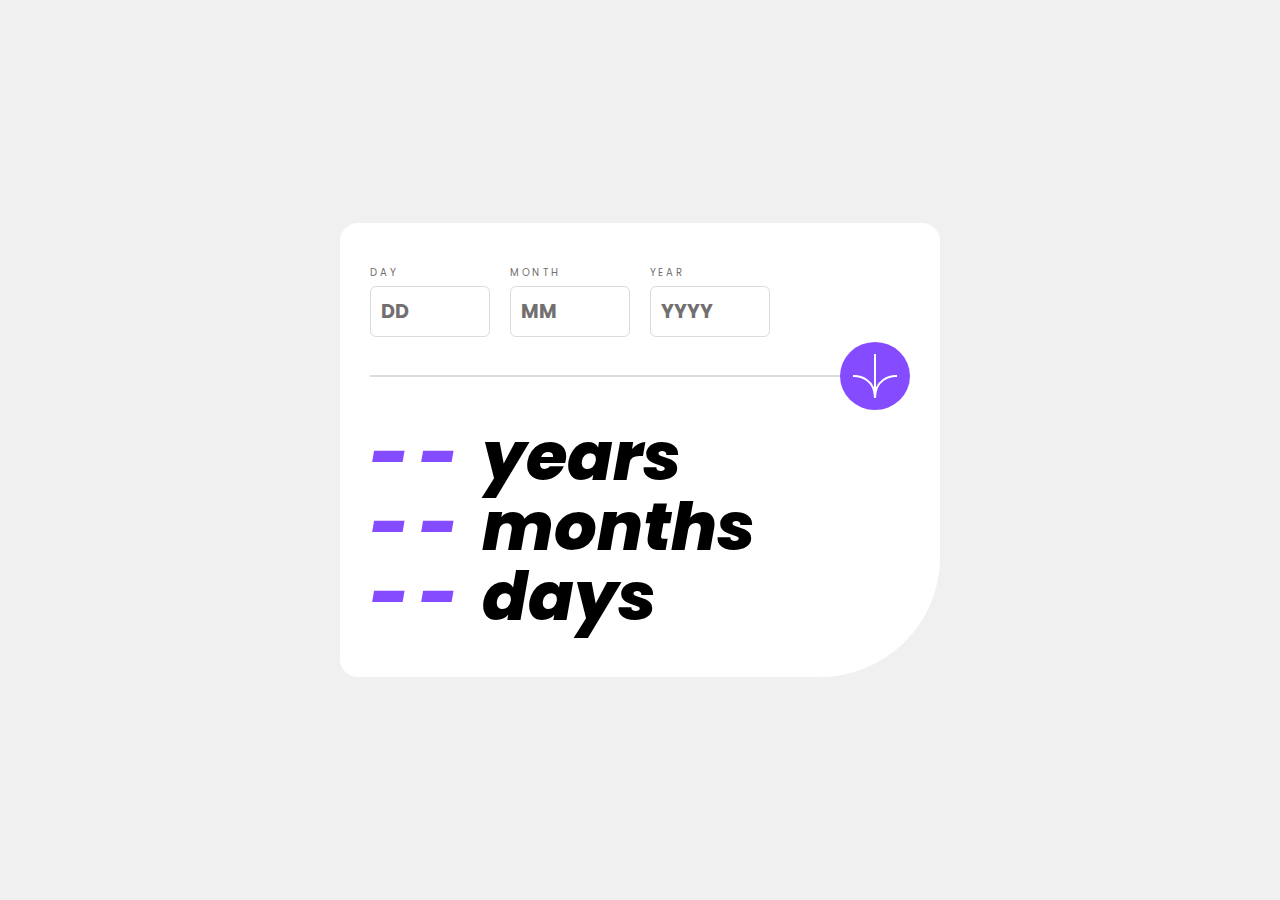
<file: index.html>
<!DOCTYPE html>
<html lang="en">
<head>
  <meta charset="UTF-8">
  <meta name="viewport" content="width=device-width, initial-scale=1.0"> 
  <link rel="icon" type="image/png" sizes="32x32" href="./assets/images/favicon-32x32.png">
  <link rel="stylesheet" href="./src/css/style.css">
  <link rel="stylesheet" href="./src/css/responsive.css">
  <link rel="shortcut icon" href="../assets/img/favicon-32x32.png" type="image/x-icon">

  <!-- Font import -->
  <link rel="preconnect" href="https://fonts.googleapis.com">
  <link rel="preconnect" href="https://fonts.gstatic.com" crossorigin>
  <link href="https://fonts.googleapis.com/css2?family=Poppins:ital,wght@0,700;1,400;1,800&display=swap" rel="stylesheet">

  <title>Frontend Mentor | Age calculator app</title>
</head>
<body>
  <section class="app-container">
    <div class="birth-date">
      <span>Day</span>
      <input type="number" placeholder="DD" data-day-input>
      <label class="invalid-day">Must be a valid day</label>
      <span>Month</span>
      <input type="number" placeholder="MM" data-month-input>
      <label class="invalid-month">Must be a valid month</label>
      <span>Year</span>
      <input type="number" placeholder="YYYY" data-year-input>
      <label class="invalid-year">Must be in the past</label>

      <div class="line"></div>
      <img src="./assets/img/icon-arrow.svg" alt="" data-age-input></img>
    </div>

    <div class="age-display">
      <p><span class="years" data-number>--</span> years</p>
      <p><span class="months" data-number>--</span> months</p>
      <p><span class="days" data-number>--</span> days</p>
    </div>
  </section>

  <script src="./src/js/app.js"></script>
</body>
</html>
</file>
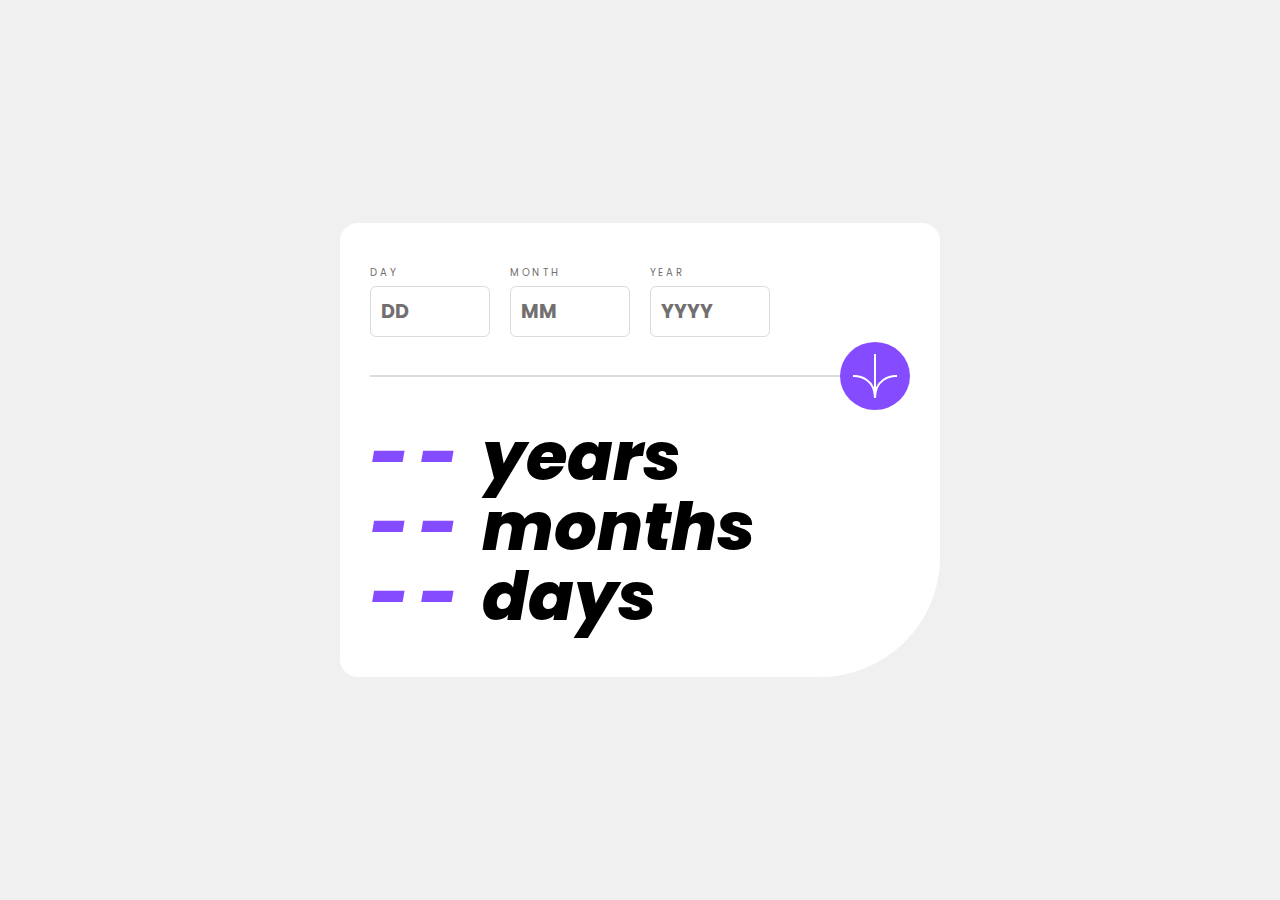
<file: src/index.html>
<!DOCTYPE html>
<html lang="en">
<head>
  <meta charset="UTF-8">
  <meta name="viewport" content="width=device-width, initial-scale=1.0"> 
  <link rel="icon" type="image/png" sizes="32x32" href="./assets/images/favicon-32x32.png">
  <link rel="stylesheet" href="./css/style.css">
  <link rel="stylesheet" href="./css/responsive.css">
  <link rel="shortcut icon" href="../assets/img/favicon-32x32.png" type="image/x-icon">

  <!-- Font import -->
  <link rel="preconnect" href="https://fonts.googleapis.com">
  <link rel="preconnect" href="https://fonts.gstatic.com" crossorigin>
  <link href="https://fonts.googleapis.com/css2?family=Poppins:ital,wght@0,700;1,400;1,800&display=swap" rel="stylesheet">

  <title>Frontend Mentor | Age calculator app</title>
</head>
<body>
  <section class="app-container">
    <div class="birth-date">
      <span>Day</span>
      <input type="number" placeholder="DD" data-day-input>
      <label class="invalid-day">Must be a valid day</label>
      <span>Month</span>
      <input type="number" placeholder="MM" data-month-input>
      <label class="invalid-month">Must be a valid month</label>
      <span>Year</span>
      <input type="number" placeholder="YYYY" data-year-input>
      <label class="invalid-year">Must be in the past</label>

      <div class="line"></div>
      <img src="../assets/img/icon-arrow.svg" alt="" data-age-input></img>
    </div>

    <div class="age-display">
      <p><span class="years" data-number>--</span> years</p>
      <p><span class="months" data-number>--</span> months</p>
      <p><span class="days" data-number>--</span> days</p>
    </div>
  </section>

  <script src="./js/app.js"></script>
</body>
</html>
</file>
<file: src/css/style.css>
:root {
  /* Colors */
  --primary-color: hsl(259, 100%, 65%);
  --error-color: hsl(0, 100%, 67%);
  --hover-color: hsl(259, 96%, 73%);

  /* Neutral */
  --white-color: hsl(0, 0%, 100%);
  --off-white-color: hsl(0, 0%, 94%);
  --light-grey-color: hsl(0, 0%, 86%);
  --smokey-grey-color: hsl(0, 1%, 44%);
  --off-black-color: hsl(0, 0%, 8%);

  /* Typography */
  --font-family: 'Poppins', sans-serif;
  --regular-fw: 400;
  --bold-fw: 700;
  --extra-bold-fw: 800;
}

* {
  margin: 0;
  padding: 0;
  box-sizing: border-box;
}

body {
  min-height: 100vh;
  display: flex;
  flex-direction: column;
  justify-content: center;
  align-items: center;
  background-color: var(--off-white-color);
  font-family: var(--font-family);
}

.app-container {
  display: flex;
  flex-direction: column;
  background-color: var(--white-color);
  border-radius: 18px;
  border-bottom-right-radius: 120px;
  padding: 30px;
}

.birth-date {
  display: grid;
  grid-template-columns: repeat(4, 120px);
  padding: 12px 0;
  row-gap: 5px;
  column-gap: 20px;
  position: relative;
}

.birth-date input {
  grid-row: 2;
  padding: 10px;
  max-width: 140px;
  border: 1px solid var(--light-grey-color);
  color: var(--off-black-color);
  font-size: 1.2rem;
  font-weight: var(--bold-fw);
  font-family: var(--font-family);
  border-radius: 6px;
}

.birth-date input::placeholder {
  font-size: 1.2rem;
  font-weight: var(--bold-fw);
  font-family: var(--font-family);
  color: var(--smokey-grey-color);
}

.birth-date span {
  text-transform: uppercase;
  letter-spacing: 3px;
  font-size: 10px;
  color: var(--smokey-grey-color);
}

.birth-date img {
  grid-column: -2;
  grid-row: 3;
  width: 70px;
  padding: 12px;
  border-radius: 50%;
  justify-self: end;
  background-color: var(--primary-color);
  cursor: pointer;
  z-index: 0;
}

.birth-date img:hover {
  background-color: var(--hover-color);
  transition: all .4s ease-in-out;
}

.birth-date .line::before {
  content: "";
  position: absolute;
  top: 72%;
  left: 0;
  width: 87%;
  height: 2px;
  background-color: var(--light-grey-color);
}

.age-display {
  font-size: 4.2rem;
  font-style: italic;
  font-weight: var(--extra-bold-fw);
  line-height: 70px;
  padding-bottom: 15px;
}

.age-display span {
  color: var(--primary-color);
  letter-spacing: 10px;
}

.invalid-day,
.invalid-month,
.invalid-year {
  grid-row: 3;
  color: var(--error-color);
  font-weight: var(--regular-fw);
  font-style: italic;
  font-size: 10px;
  display: none;
}

input:focus {
  outline: none;
  border: 1px solid var(--primary-color);
}
</file>
<file: src/css/responsive.css>
@media (max-width: 600px) {
  .app-container {
    padding: 30px;
  }
  .birth-date {
    padding: 6px 0;
    row-gap: 6px;
    column-gap: 6px;
    grid-template-columns: repeat(3, 110px);
  }
  .birth-date input {
    max-width: 100px;
  }
  .birth-date img {
    place-self: center;
    grid-column: 2;
    margin: 30px 0;
  }
  .birth-date span {
    font-size: 12px;
  }
  .birth-date .line::before {
    width: 96.9%;
    top: 68.3%;
    height: 2px;
  }
  .age-display {
    font-size: 3.5rem;
    line-height: 65px;
  }
  .invalid-day,
  .invalid-month,
  .invalid-year {
    grid-row: 3;
    font-size: 9px;
  }
  .invalid-month {
    grid-column: 2;
  }
}
</file>
